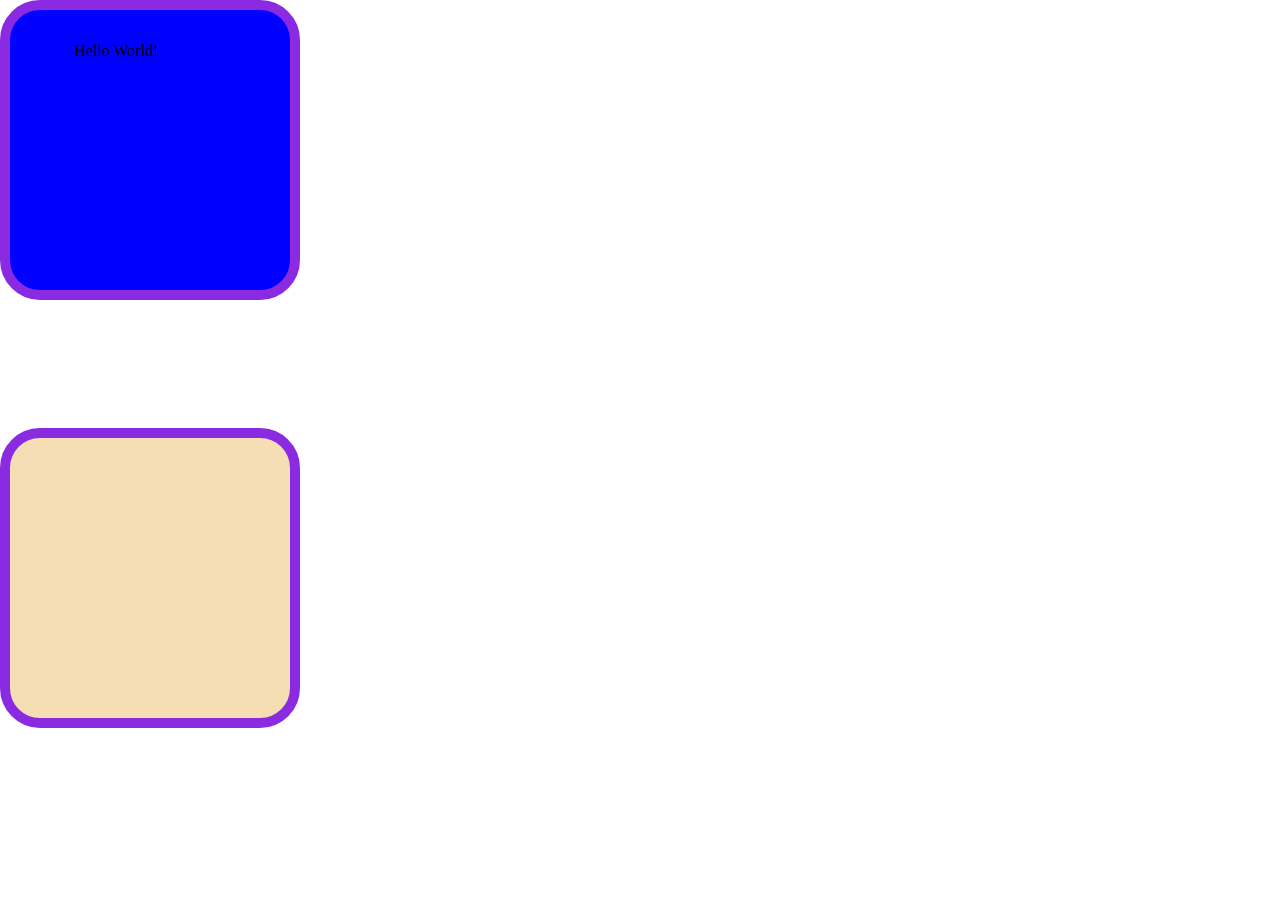
<file: boxmodel/index.html>
<!DOCTYPE html>
<html lang="en">
<head>
    <link rel="stylesheet" href="style.css">
    <meta charset="UTF-8">
    <meta name="viewport" content="width=device-width, initial-scale=1.0">
    <title>Document</title>
</head>
<body>
    <div style="height: 300px; width : 300px; background-color: blue; : margin-bottom: 128px;">
        Hello World!
    </div>
    <div class="special" style = " height: 300px; width: 300px; background-color: wheat; margin-top: 128px;" >       
    </div>
</body>
</html>
</file>
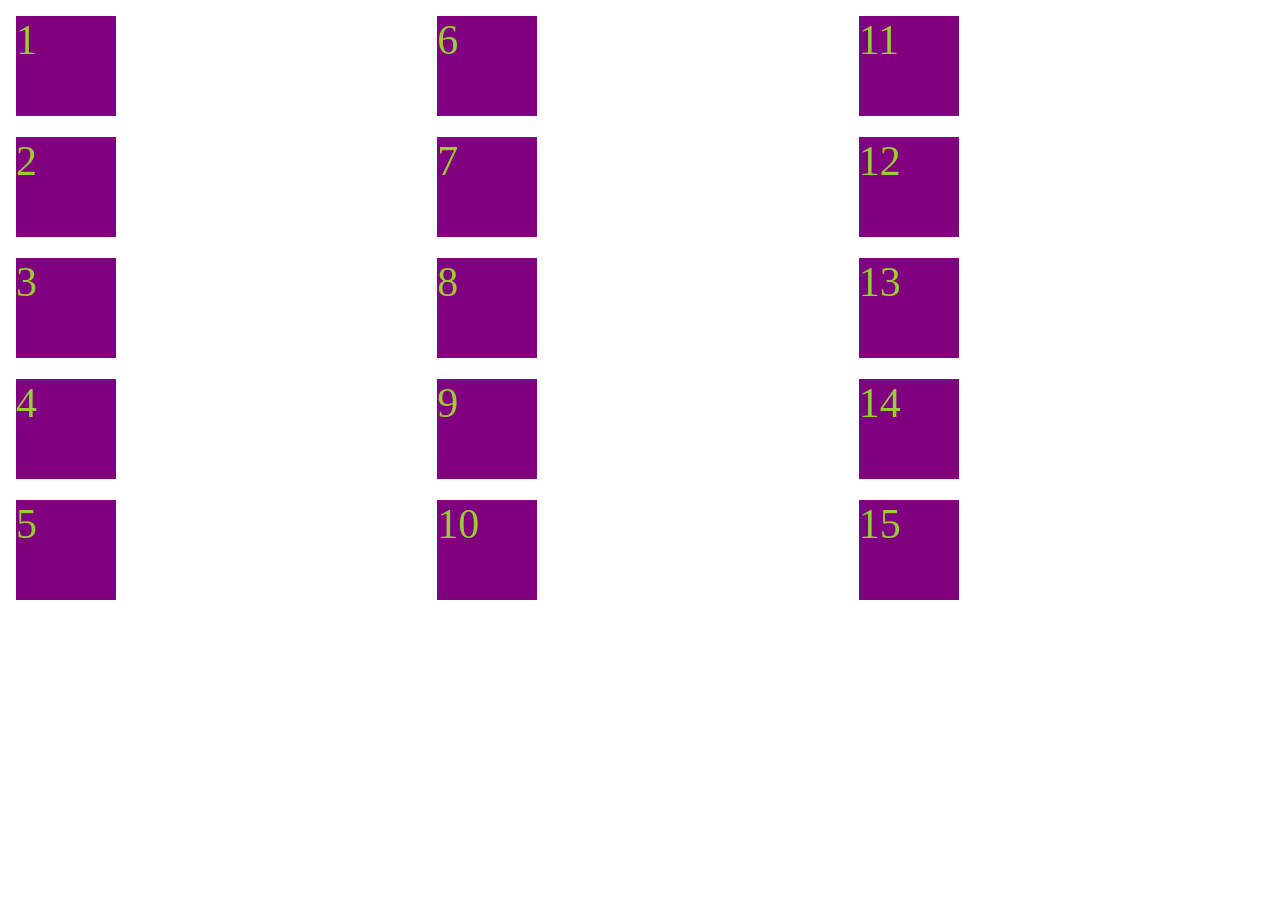
<file: day2.css/index.html>
<!DOCTYPE html>
<html lang="en">
<head>
    <meta charset="UTF-8">
    <meta name="viewport" content="width=device-width, initial-scale=1.0">
    <title>Document</title>
    <link rel="stylesheet" href="style.css" /> 
</head>
<body>
    <div class="container">
      <div class="box">1</div>
      <div class="box">2</div>
      <div class="box">3</div>
      <div class="box">4</div>
      <div class="box">5</div>
      <div class="box">6</div>
      <div class="box">7</div>
      <div class="box">8</div>
      <div class="box">9</div>
      <div class="box">10</div>
      <div class="box">11</div>
      <div class="box">12</div>
      <div class="box">13</div>
      <div class="box">14</div>
      <div class="box">15</div>
    </div>
</body>
</html>
</file>
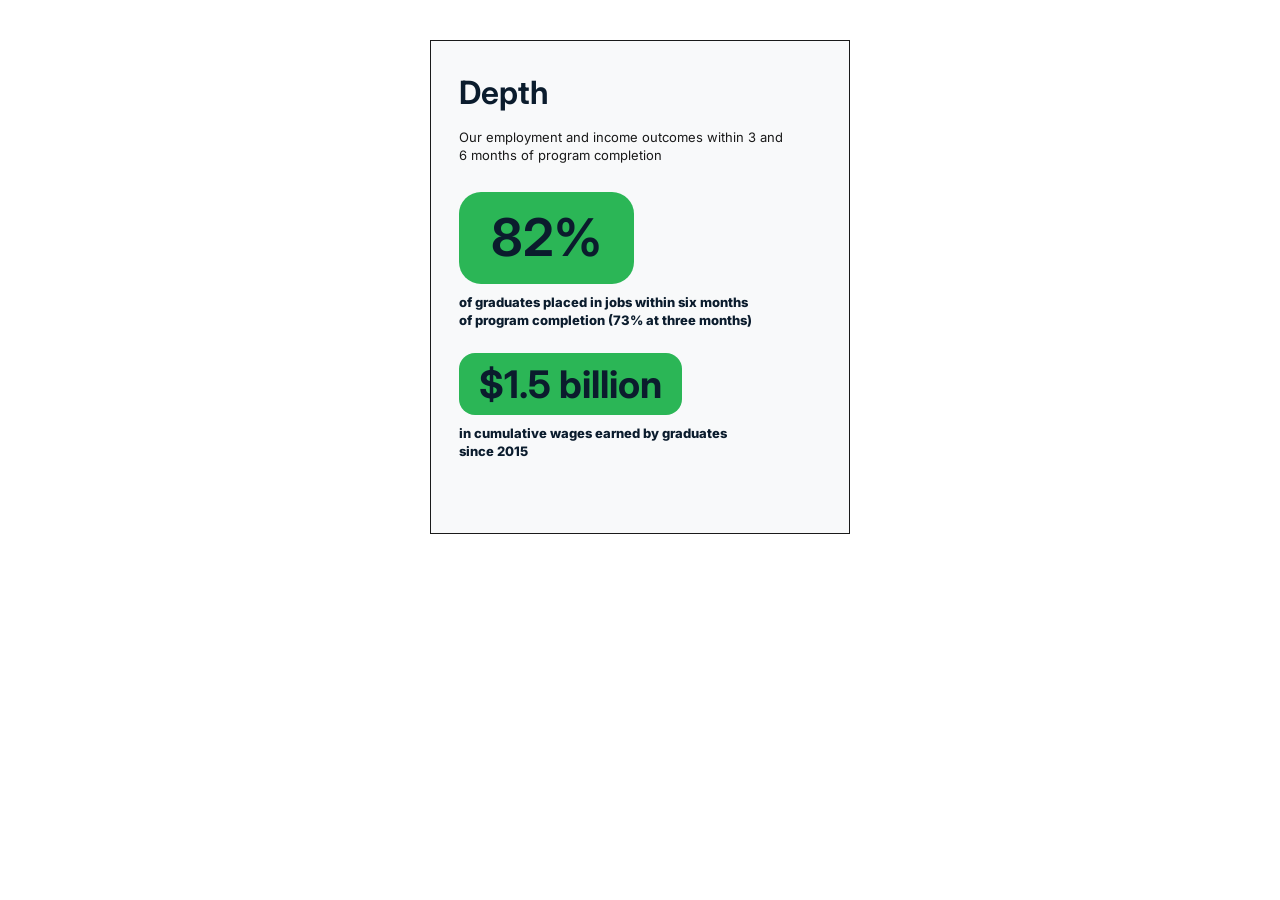
<file: homework/index-hw2.html>
<!DOCTYPE html>
<html lang="en">
<head>
    <meta charset="UTF-8">
    <meta name="viewport" content="width=device-width, initial-scale=1.0">
    <title>CSS Homework 2</title>

    <link rel="preconnect" href="https://fonts.googleapis.com">
    <link rel="preconnect" href="https://fonts.gstatic.com" crossorigin>
    <link href="https://fonts.googleapis.com/css2?family=Inter:wght@400;600;700;800&display=swap" rel="stylesheet">

    <link rel="stylesheet" href="style-hw2.css" />

</head>
<body>
    <div class="card">
    <h1 class="card-title">Depth</h1>
    <p class="card-subtitle">
      Our employment and income outcomes within 3 and<br>
      6 months of program completion
    </p>

    <div class="stat-group">
      <div class="stat-badge badge-large">82%</div>
      <p class="stat-desc">
        of graduates placed in jobs within six months<br>
        of program completion (73% at three months)
      </p>
    </div>

    <div class="stat-group">
      <div class="stat-badge badge-slim">$1.5 billion</div>
      <p class="stat-desc">
        in cumulative wages earned by graduates<br>
        since 2015
      </p>
    </div>
  </div>

</body>
</html>
</file>
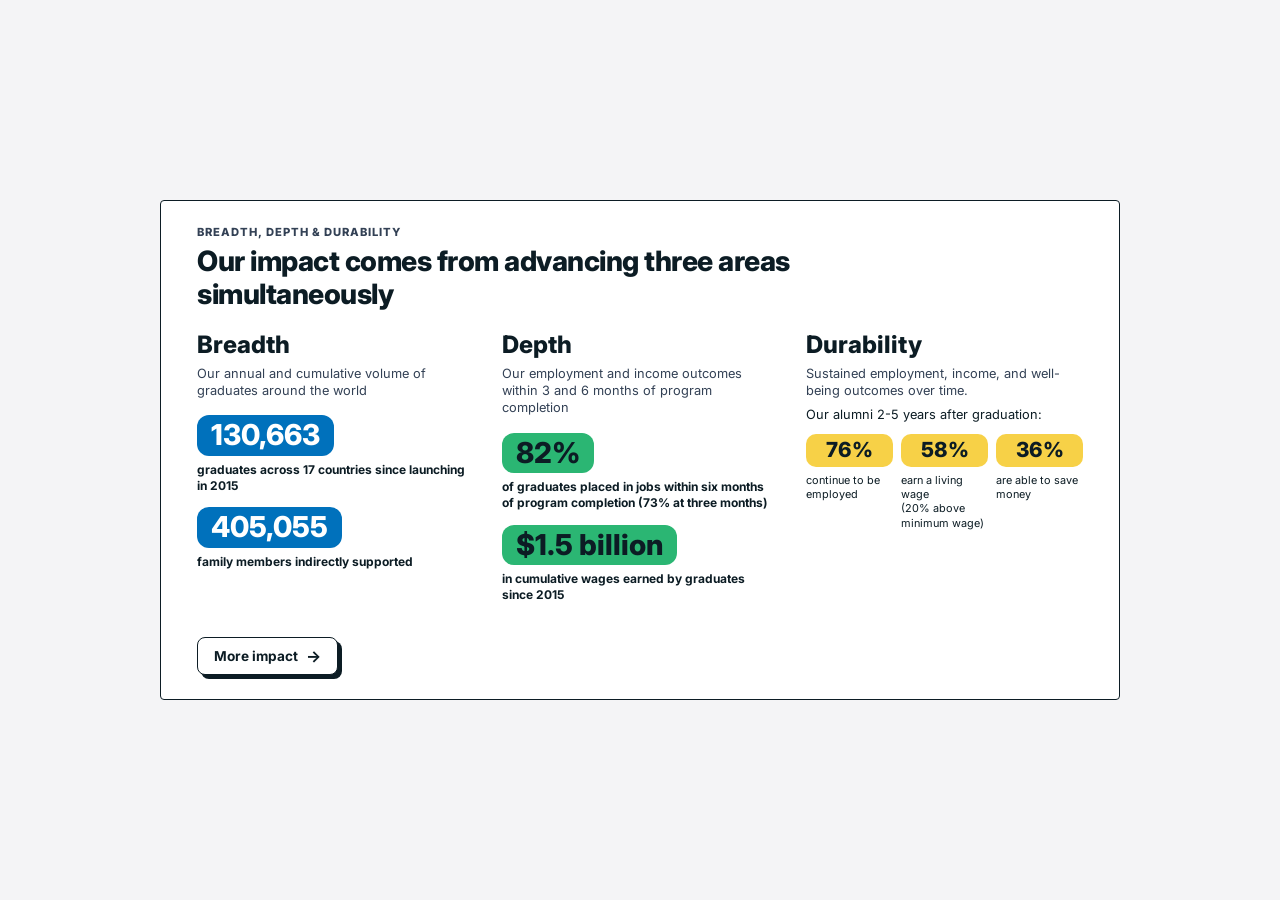
<file: homework/index-hw4.html>
<!DOCTYPE html>
<html lang="en">
<head>
  <meta charset="UTF-8" />
  <meta name="viewport" content="width=device-width, initial-scale=1.0" />
  <title>CSS Homework 4</title>
  <link rel="stylesheet" href="style-hw4.css" />

  <link rel="preconnect" href="https://fonts.googleapis.com">
  <link rel="preconnect" href="https://fonts.gstatic.com" crossorigin>
  <link href="https://fonts.googleapis.com/css2?family=Inter:wght@400;500;600;700;800&display=swap" rel="stylesheet">
</head>
<body>

  <div class="impact-card">
    
    <header class="card-header">
      <span class="sub-title">BREADTH, DEPTH & DURABILITY</span>
      <h1 class="main-title">Our impact comes from advancing three areas simultaneously</h1>
    </header>

    
    <div class="columns-grid">
      
      
      <div class="column">
        <h2 class="col-title">Breadth</h2>
        <p class="col-desc">Our annual and cumulative volume of graduates around the world</p>
        
        <div class="stat-group">
          <div class="badge badge-blue">130,663</div>
          <p class="stat-caption bold">graduates across 17 countries since launching in 2015</p>
        </div>

        <div class="stat-group">
          <div class="badge badge-blue">405,055</div>
          <p class="stat-caption bold">family members indirectly supported</p>
        </div>
      </div>

      
      <div class="column">
        <h2 class="col-title">Depth</h2>
        <p class="col-desc">Our employment and income outcomes within 3 and 6 months of program completion</p>
        
        <div class="stat-group">
          <div class="badge badge-green">82%</div>
          <p class="stat-caption bold">of graduates placed in jobs within six months of program completion (73% at three months)</p>
        </div>

        <div class="stat-group">
          <div class="badge badge-green">$1.5 billion</div>
          <p class="stat-caption bold">in cumulative wages earned by graduates since 2015</p>
        </div>
      </div>

      
      <div class="column">
        <h2 class="col-title">Durability</h2>
        <p class="col-desc">Sustained employment, income, and well-being outcomes over time.</p>
        <p class="col-subdesc bold">Our alumni 2-5 years after graduation:</p>

        <div class="yellow-badges-row">
          <div class="yellow-item">
            <div class="badge badge-yellow">76%</div>
            <p class="stat-caption">continue to be employed</p>
          </div>
          <div class="yellow-item">
            <div class="badge badge-yellow">58%</div>
            <p class="stat-caption">earn a living wage <br>(20% above minimum wage)</p>
          </div>
          <div class="yellow-item">
            <div class="badge badge-yellow">36%</div>
            <p class="stat-caption">are able to save money</p>
          </div>
        </div>
      </div>

    </div>

    
    <div class="card-footer">
      <a href="#" class="cta-button">
        More impact <span class="arrow">&rarr;</span>
      </a>
    </div>
  </div>

</body>
</html>
</file>
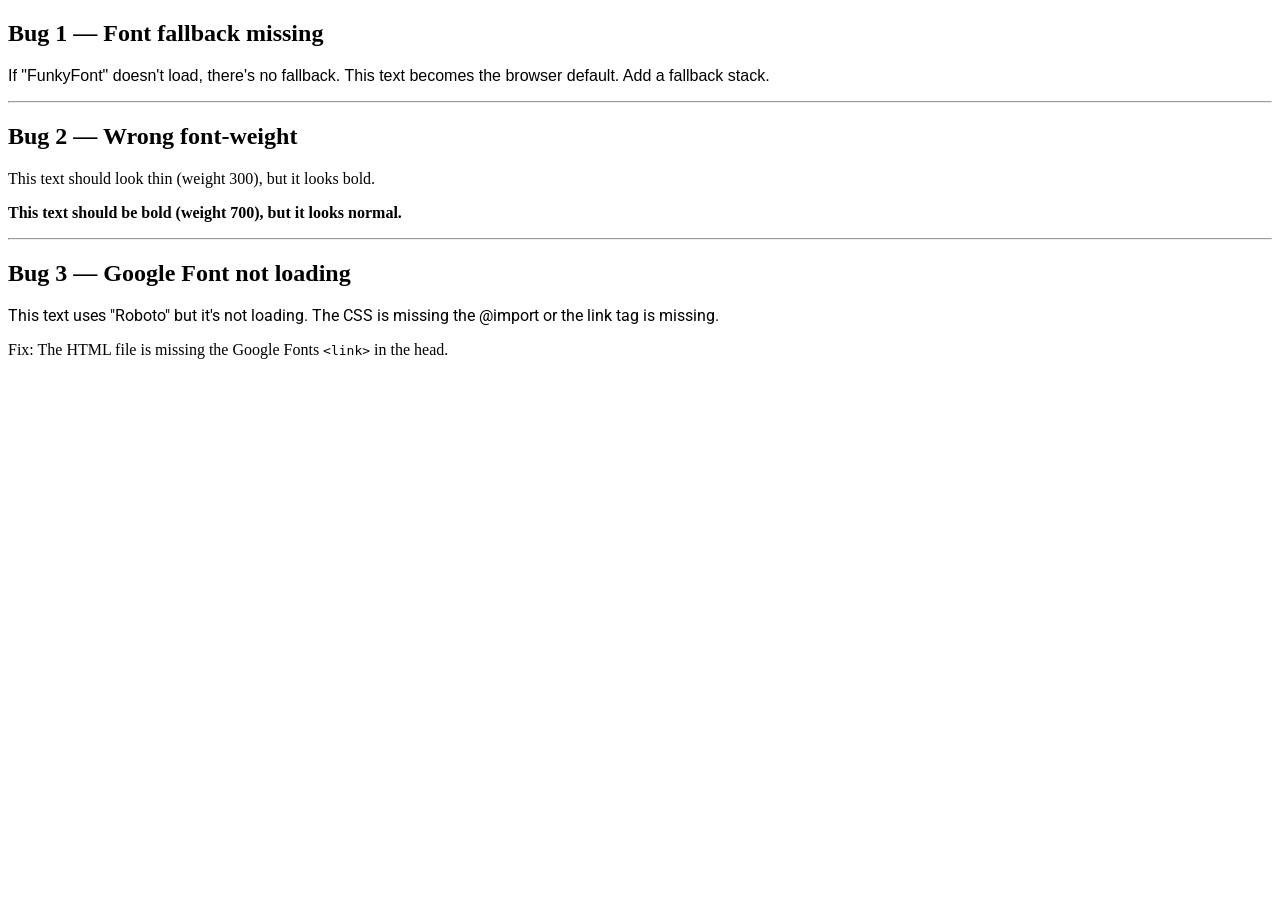
<file: exercises/module-04-typography/exercise-font.html>
<!DOCTYPE html>
<html lang="en">
<head>
    <meta charset="UTF-8">
    <meta name="viewport" content="width=device-width, initial-scale=1.0">
    <title>Debug – Typography</title>
    <link rel="stylesheet" href="exercise-font.css">
    <link rel="preconnect" href="https://fonts.googleapis.com">
    <link rel="preconnect" href="https://fonts.gstatic.com" crossorigin>
    <link href="https://fonts.googleapis.com/css2?family=Roboto:wght@400;700&display=swap" rel="stylesheet">
</head>
<body>

  <section class="exercise">
    <h2>Bug 1 — Font fallback missing</h2>
    <p class="fancy">If "FunkyFont" doesn't load, there's no fallback. This text becomes the browser default. Add a fallback stack.</p>
  </section>

  <hr>

  <section class="exercise">
    <h2>Bug 2 — Wrong font-weight</h2>
    <p class="thin">This text should look thin (weight 300), but it looks bold.</p>
    <p class="bold">This text should be bold (weight 700), but it looks normal.</p>
  </section>

  <hr>

  <section class="exercise">
    <h2>Bug 3 — Google Font not loading</h2>
    <p class="google-font">This text uses "Roboto" but it's not loading. The CSS is missing the @import or the link tag is missing.</p>
    <p>Fix: The HTML file is missing the Google Fonts <code>&lt;link&gt;</code> in the head.</p>
  </section>

</body>
</html>
</file>
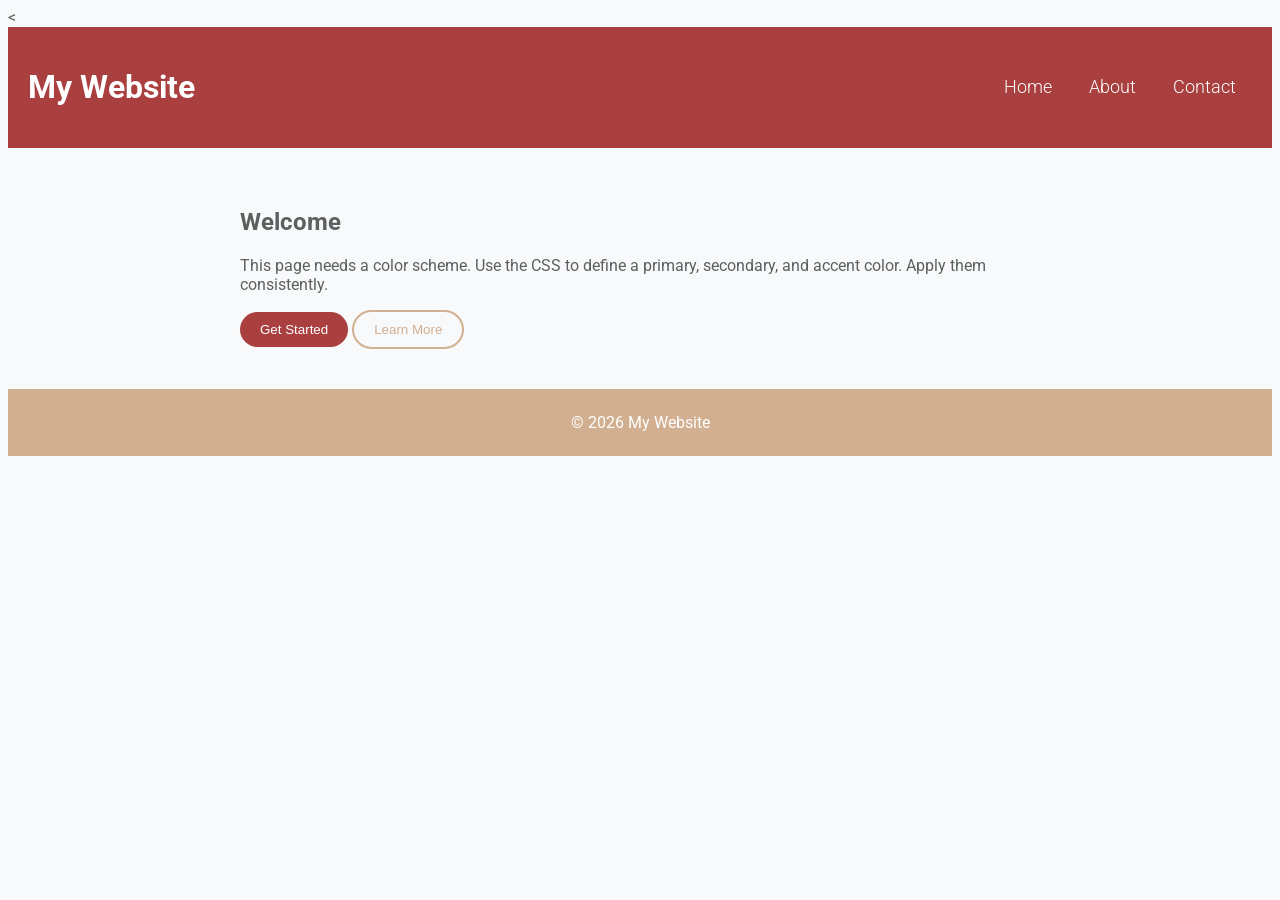
<file: exercises/module-05-colors/scratch-color-scheme.html>
<!DOCTYPE html>
<html lang="en">
<<head>
  <meta charset="UTF-8">
  <meta name="viewport" content="width=device-width, initial-scale=1.0">
  <title>Scratch – Color Scheme</title>
  <link rel="preconnect" href="https://fonts.googleapis.com">
  <link rel="preconnect" href="https://fonts.gstatic.com" crossorigin>
  <link href="https://fonts.googleapis.com/css2?family=Roboto:wght@400;700&display=swap" rel="stylesheet">
  <link rel="stylesheet" href="scratch-color-scheme.css"> 
</head>
<body>

  <header class="site-header">
    <h1>My Website</h1>
    <nav>
      <a href="#">Home</a>
      <a href="#">About</a>
      <a href="#">Contact</a>
    </nav>
  </header>

  <main class="content">
    <h2>Welcome</h2>
    <p>This page needs a color scheme. Use the CSS to define a primary, secondary, and accent color. Apply them consistently.</p>
    <button class="btn-primary">Get Started</button>
    <button class="btn-secondary">Learn More</button>
  </main>

  <footer class="site-footer">
    <p>&copy; 2026 My Website</p>
  </footer>

</body>
</html>
</file>
<file: boxmodel/style.css>
div{
    padding: 32px 64px 18px;
    box-sizing: border-box;
    border: 10px blueviolet solid;
    border-radius: 40px;
    margin: 0px;
}

*{
    padding: 0px;
    margin: 0px;
    box-sizing: border-box;
}
</file>
<file: day2.css/style.css>
.container {
    display: flex;
    justify-content: space-between;
    flex-direction: column;
    height: 600px;
    flex-wrap: wrap;
}

.box {
  margin: 8px;  
  width: 100px;
  height: 100px;
  background-color: purple;
  font: bold;
  color: yellowgreen;
  font-size: 42px;
}
</file>
<file: homework/style-hw2.css>
* {
  box-sizing: border-box;
  font-family: 'Inter', -apple-system, BlinkMacSystemFont, "Segoe UI", Roboto, sans-serif;
}

body {
  margin: 0;
  background-color: #ffffff;
  padding: 40px 20px;
  display: flex;
  justify-content: center;
}

.card {
  width: 100%;
  max-width: 420px;            
  border: 1px solid #1a1a1a;   
  background-color: #f8f9fa;  
  padding: 32px 28px 48px 28px;
}

.card-title {
  color: #0b1c2d;              
  font-size: 32px;
  font-weight: 650;
  margin: 0 0 16px 0;
}

.card-subtitle {
  color: #1a1a1a;
  font-size: 13px;
  font-weight: 400;            
  line-height: 1.4;
  margin: 0 0 28px 0;
}

.stat-group {
  margin-bottom: 24px;
}

.stat-badge {
  display: inline-block;       
  background-color: #2bb656;   
  color: #0b1c2d;              
  font-size: 40px;
  font-weight: 800;
  padding: 8px 20px;
  border-radius: 16px;         
  margin-bottom: 10px;
}

.badge-large {
  font-size: 52px;
  font-weight: 650;
  padding: 20px 32px;
  border-radius: 22px;
  line-height: 1;
}

.badge-slim {
  font-size: 38px;
  font-weight: 700;
  padding: 8px 20px;
}

.stat-desc {
  color: #0b1c2d;
  font-size: 13px;
  font-weight: 800;            
  line-height: 1.35;
  margin: 0;
}
</file>
<file: homework/style-hw4.css>
* {
  margin: 0;
  padding: 0;
  box-sizing: border-box;
}

body {
  font-family: 'Inter', system-ui, -apple-system, sans-serif;
  background-color: #f4f4f6;
  display: flex;
  justify-content: center;
  align-items: center;
  min-height: 100vh;
  padding: 16px; 
}

.impact-card {
  background-color: #ffffff;
  border: 1px solid #0c1c24;
  border-radius: 4px;
  width: 100%;
  max-width: 960px;
  padding: 24px 36px; 
}

.card-header {
  margin-bottom: 20px; 
}

.sub-title {
  font-size: 0.7rem;
  font-weight: 800;
  letter-spacing: 1px;
  color: #334155;
  text-transform: uppercase;
  display: block;
  margin-bottom: 6px;
}

.main-title {
  font-size: 1.75rem;
  font-weight: 800;
  color: #0c1c24;
  line-height: 1.15;
  letter-spacing: -0.5px;
  max-width: 600px;
}

.columns-grid {
  display: grid;
  grid-template-columns: repeat(3, 1fr);
  gap: 28px; 
  margin-bottom: 20px; 
}

.col-title {
  font-size: 1.5rem; 
  font-weight: 800;
  color: #0c1c24;
  margin-bottom: 6px;
}

.col-desc {
  font-size: 0.8rem;
  color: #334155;
  line-height: 1.35;
  margin-bottom: 16px;
  min-height: 34px;
}

.col-subdesc {
  font-size: 0.8rem;
  color: #0c1c24;
  margin-top: -8px;
  margin-bottom: 12px;
}

.stat-group {
  margin-bottom: 14px; 
}

.stat-caption {
  font-size: 0.75rem;
  color: #0c1c24;
  line-height: 1.3;
  margin-top: 6px;
}

.stat-caption.bold {
  font-weight: 700;
}

.badge {
  display: inline-block;
  font-weight: 800;
  border-radius: 12px;
  padding: 6px 14px;
  line-height: 1;
}

.badge-blue {
  background-color: #0071bc;
  color: #ffffff;
  font-size: 1.8rem;
}

.badge-green {
  background-color: #2bb673;
  color: #0c1c24;
  font-size: 1.8rem;
}

.yellow-badges-row {
  display: flex;
  gap: 8px;
}

.yellow-item {
  flex: 1;
}

.badge-yellow {
  background-color: #f7d147;
  color: #0c1c24;
  font-size: 1.3rem;
  padding: 6px 8px;
  border-radius: 10px;
  text-align: center;
  width: 100%;
}

.yellow-item .stat-caption {
  font-size: 0.68rem;
}

.card-footer {
  margin-top: 8px;
}

.cta-button {
  display: inline-flex;
  align-items: center;
  gap: 8px;
  background-color: #ffffff;
  color: #0c1c24;
  font-size: 0.85rem;
  font-weight: 700;
  text-decoration: none;
  padding: 8px 16px;
  border: 1.5px solid #0c1c24;
  border-radius: 8px;
  box-shadow: 4px 4px 0px #0c1c24;
  transition: transform 0.1s ease, box-shadow 0.1s ease;
}

.cta-button:hover {
  transform: translate(2px, 2px);
  box-shadow: 2px 2px 0px #0c1c24;
}

.arrow {
  font-size: 1rem;
}
</file>
<file: exercises/module-04-typography/exercise-font.css>
/* ============================================
   DEBUG — TYPOGRAPHY
   Fix the font issues. Do NOT modify the HTML file.
   ============================================ */


/* --- Bug 1 ---
   Goal: If "FunkyFont" doesn't load, fall back to a sans-serif system font.
   Current: No fallback at all.
   Fix the font-family value to include a fallback.
*/

.fancy {
  font-family: "FunkyFont", sans-serif;
}


/* --- Bug 2 ---
   Goal: .thin should be weight 300, .bold should be weight 700.
   Current: The values below are wrong.
   Fix the font-weight values.
*/

.thin {
  font-weight: 300;
}

.bold {
  font-weight: 700;
}


/* --- Bug 3 ---
   The HTML file is missing the Google Fonts <link> tag.
   Open the HTML file and add the correct <link> from Google Fonts
   to load "Roboto" at weights 400 and 700.
*/
.google-font {
  font-family: "Roboto", sans-serif;
}
</file>
<file: exercises/module-05-colors/scratch-color-scheme.css>
/* ============================================
   SCRATCH — COLOR SCHEME
   Write all CSS from scratch.
   
   Choose your own color scheme, then apply it.
   Define at minimum these colors:
   --primary, --secondary, --accent, --bg, --text


   TASKS:
   1. :root — define 5 CSS custom properties (--primary, --secondary, --accent, --bg, --text)
   2. body — background var(--bg), color var(--text), font-family sans-serif
   3. .site-header — background var(--primary), padding, white text
   4. .site-header a — color white, no underline, hover underline
   5. .content — padding 40px 20px, max-width 800px, margin auto
   6. .btn-primary — background var(--primary), white text, padding, border-radius
   7. .btn-secondary — background transparent, border var(--secondary), color var(--secondary)
   8. .site-footer — background var(--secondary), white text, text-align center, padding
   ============================================ */
/* Task 1 – Define 5 CSS custom properties */
:root {
  --primary: #a93f3f;  
  --secondary: #d2af91;    
  --accent: #ffc107;       
  --bg: #f8f9fa;           
  --text: #5d5f60;         
}

/* Task 2 – body styles */
body {
  background-color: var(--bg);
  color: var(--text);
  font-family: roboto;
}

/* Task 3 – .site-header styles */
.site-header {
  background-color: var(--primary);
  padding: 20px;           
  color: white;
  display: flex;
  justify-content: space-between;
  align-items: center;
}

.site-header nav, 
.site-header ul {
  display: flex;
  gap: 5px;            
  list-style: none;     
  margin: 0;
  padding: 0;
}

/* Task 4 – .site-header a links */
.site-header a {
  color: white;
  text-decoration: none;
  font-weight: 300;      
  font-size: 1.1rem;     
  padding: 8px 16px;     
  border-radius: 4px;    
  transition: all 0.2s; 
}

.site-header a:hover {
  background-color: rgba(255, 255, 255, 0.2);
  color: #fff;
  text-decoration: none;
}

/* Task 5 – .content layout */
.content {
  padding: 40px 20px;
  max-width: 800px;
  margin: auto;
}

/* Task 6 – .btn-primary styles */
.btn-primary {
  background-color: var(--primary);
  color: white;
  padding: 10px 20px;      
  border-radius: 50px;      
  border: none;            
  cursor: pointer;
}

/* Task 7 – .btn-secondary styles */
.btn-secondary {
  background-color: transparent;
  border: 2px solid var(--secondary); 
  color: var(--secondary);
  padding: 10px 20px;
  border-radius: 50px;
  cursor: pointer;
}

/* Task 8 – .site-footer styles */
.site-footer {
  background-color: var(--secondary);
  color: white;
  text-align: center;
  padding: 8px;
}
</file>
